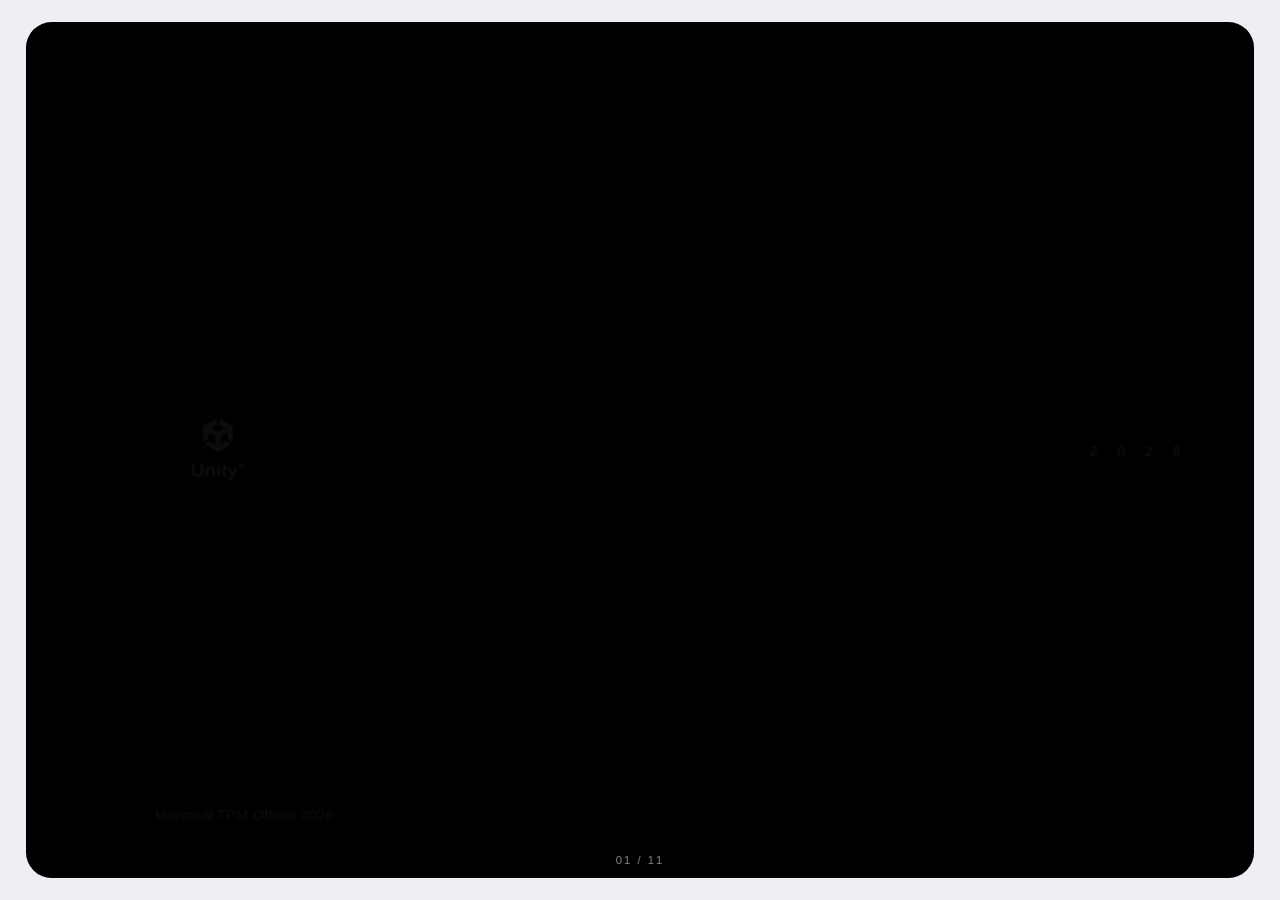
<file: index.html>
<!doctype html>
<meta charset="utf-8">
<meta http-equiv="refresh" content="0; url=presentation.html">
<title>Automated Testing in Games</title>
<a href="presentation.html">Open the presentation →</a>
</file>
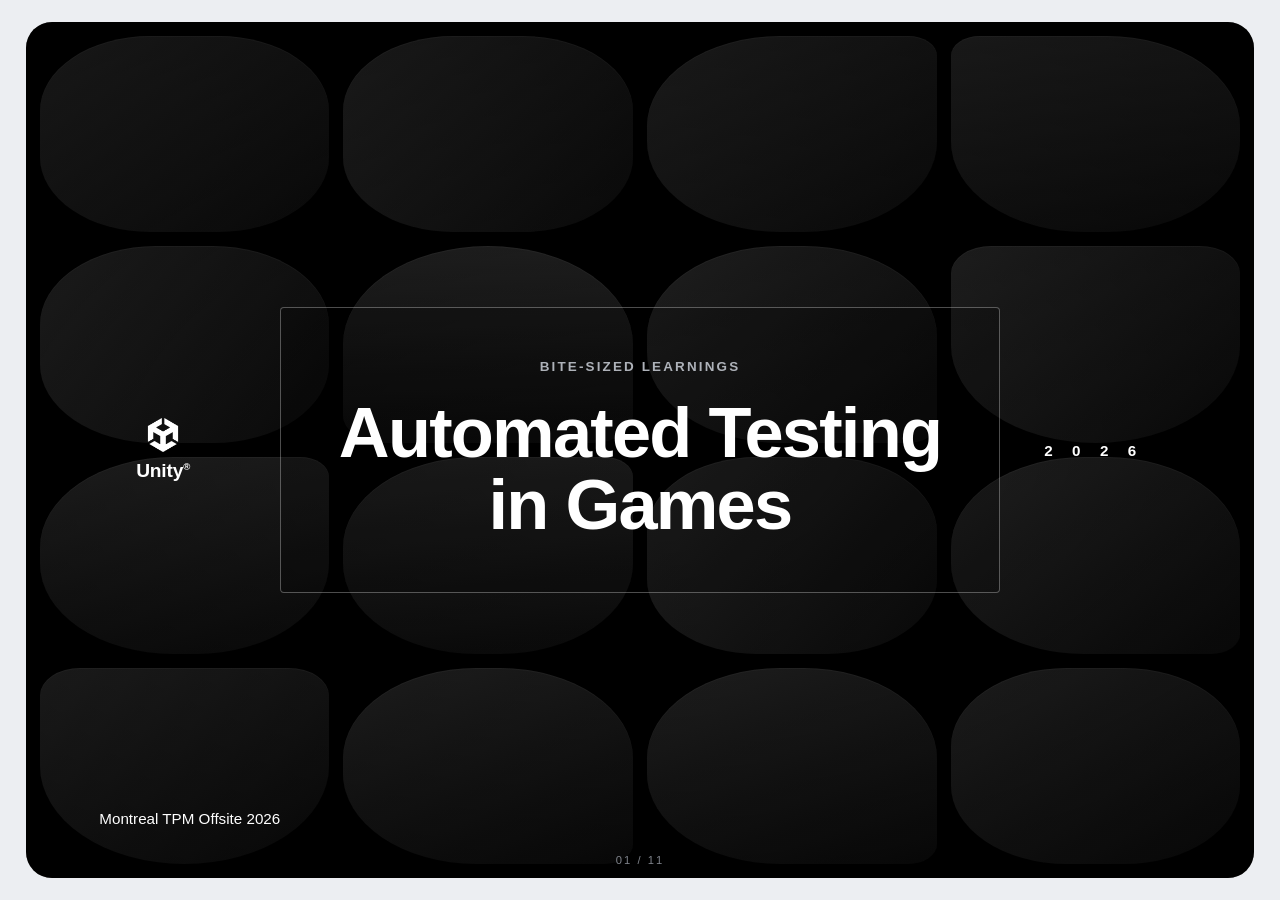
<file: presentation.html>
<!DOCTYPE html>
<html lang="en">
<head>
<meta charset="UTF-8">
<meta name="viewport" content="width=device-width, initial-scale=1.0">
<title>Automated Testing in Games — Montreal TPM Offsite 2026</title>
<link rel="stylesheet" href="styles.css">
</head>
<body>
<div class="stage" id="stage" data-mode="cover">

  <div class="bg" id="bg"></div>
  <div class="bg-veil"></div>

  <div class="frame-head">
    <img class="logo" src="unity-logo.png" alt="Unity">
    <span class="ev">Montreal TPM Offsite 2026</span>
  </div>
  <div class="frame-foot">Unity<sup>®</sup></div>
  <div class="pager" id="pager">01 / 13</div>

  <div class="deck" id="deck">

    <!--COVER -->
    <section class="slide cover" data-type="cover">
      <div class="cover-logo">
        <img class="logo" style="width:34px;height:34px" src="unity-logo.png" alt="Unity">
        <span class="wm">Unity<sup>®</sup></span>
      </div>
      <div class="cover-frame">
        <div class="r d1 eyebrow" style="text-align:center"> bite-sized learnings</div>
        <h1 class="r d2">Automated Testing<br>in Games</h1>
      </div>
      <div class="year">2 0 2 6</div>
      <div class="cover-ev">Montreal TPM Offsite 2026</div>
    </section>

    <!-- WHY THIS -->
    <section class="slide" data-type="content">
      <div class="r d1 eyebrow">First — <b>why this matters</b></div>
      <h2 class="r d2">Studios trust us inside their code.</h2>
      <p class="r d3 lead" style="margin-top:0;max-width:66ch">USP co-develops features inside studios' games, and verifies engine features in real productions. We're handed other people's codebases and in both, our value rests on one thing: <strong>shipping changes that work, without breaking what already worked.</strong></p>
    </section>

    <!-- THE PAIN -->
    <section class="slide" data-type="content">
      <div class="r d1 eyebrow"><b>The Pain</b></div>
      <div class="cols">
        <div class="stack">
          <h2 class="r d2">It worked when we handed it off.</h2>
          <p class="r d3 lead" style="margin-top:0">Picture a co-dev engagement. We ship a change that looks clean, and everyone moves on.</p>
          <div class="r d4 note">The fear isn't the feature we shipped. It's the <strong>regression</strong>: the existing system that quietly broke, in a corner nobody replayed.</div>
        </div>
        <div class="stack">
          <div class="r d3 box hi">
            <div class="h">The scenario</div>
            <div class="p">Embedded in a studio's codebase, we ship what looks like a clean change. The only safety net that it didn't break anything is <strong>replaying it by hand.</strong></div>
          </div>
          <div class="r d4 box hi">
            <div class="h">The regression</div>
            <div class="p">Days before the studio's milestone, they hit it: our change quietly broke an existing system. <strong>It worked when we left it.</strong></div>
          </div>
          <div class="r d5 box">
            <div class="h">The real cost</div>
            <div class="p">Found late, on their timeline, with our name on it.</div>
          </div>
        </div>
      </div>
    </section>

    <!-- THE PROBLEM -->
    <section class="slide" data-type="content">
      <div class="r d1 eyebrow"><b>The Problem</b></div>
      <div class="cols">
        <div class="stack">
          <h2 class="r d2">The regression surface only grows</h2>
          <ul class="arr">
            <li class="r d3"><div>Every feature we add to a project is <strong>one more thing that can silently break</strong> ,  and it stays breakable for the rest of the engagement.</div></li>
            <li class="r d4"><div>Re-checking it all <strong>by hand, every change</strong>, scales linearly: more surface → more hours → more chances to miss something.</div></li>
            <li class="r d5"><div>The bottleneck lands on the <strong>milestone</strong>, exactly when no one can afford to slip.</div></li>
          </ul>
        </div>
        <div class="r d3">
          <div class="wall" id="wall"></div>
          <div class="legend"><span>Each block = something that must be re-verified by hand, every time the project changes →</span></div>
        </div>
      </div>
    </section>

    <!-- THE SOLUTION -->
    <section class="slide" data-type="content" style="align-items:center;text-align:center">
      <div class="r d1 eyebrow"><b>The Solution</b></div>
      <h1 class="r d2" style="font-size:clamp(2.1rem,4.8vw,3.8rem)">It's just code that tests your code.</h1>
      <p class="r d3 lead" style="margin-left:auto;margin-right:auto"><strong>Bots</strong> that run thousands of checks in <strong>milliseconds</strong>, automatically, every time someone pushes a change.</p>
      <div class="r d4" style="display:flex;gap:.6rem;margin-top:1.8rem;flex-wrap:wrap;justify-content:center">
        <span class="chip">No human in the loop</span>
        <span class="chip">Runs on every change</span>
        <span class="chip">Same checks, every release, forever</span>
      </div>
    </section>

    <!-- THE SCOPE -->
    <section class="slide" data-type="content">
      <div class="r d1 eyebrow"><b>The Scope</b></div>
      <h2 class="r d2">Here's the thing: we often don't even have QA.</h2>
      <p class="r d3 lead" style="margin-top:0;max-width:70ch">Co-dev rarely comes with a dedicated QA team. When we lean on the studio's, they're stretched across their whole game, and our changes wait in the queue.</p>
      <div class="two" style="margin-top:1.1rem">
        <div class="r d4 box hi">
          <div class="h">So the bots are the safety net: always on, nobody to ask</div>
          <span class="chip">Does it still build?</span>
          <span class="chip">Does the feature still return the right result?</span>
          <span class="chip">Did our change break an existing system?</span>
          <span class="chip">Does the scene still load?</span>
        </div>
        <div class="r d4 box hi">
          <div class="h">Humans still do the judgment</div>
          <span class="chip">Is this the right approach for their architecture?</span>
          <span class="chip">Does the integration <em>fit</em> the studio?</span>
          <span class="chip">Is the design sound?</span>
          <span class="chip">Is the studio happy?</span>
        </div>
      </div>
      <div class="r d5 note">So automation isn't replacing testers we don't have, it's the systematic check that runs on <strong>every change.</div>
    </section>

    <!-- THE TOOLBOX -->
    <section class="slide" data-type="content">
      <div class="r d1 eyebrow"><b>The Toolbox</b> · the kinds of tests, in Unity terms</div>
      <h2 class="r d2" style="margin-bottom:1.1rem">Three layers, from fast to real</h2>
      <div class="cols">
        <div class="r d2">
          <div class="pyr">
            <div class="tier t1 r d3">End-to-end <span class="sub">a few · complex user journeys · slowest</span></div>
            <div class="tier t2 r d4">Integration · Play Mode <span class="sub">dozens · loads a scene, simulates frames</span></div>
            <div class="tier t3 r d5">Unit · Edit Mode <span class="sub">hundreds · pure logic, no game running · fastest</span></div>
          </div>
          <div class="r d5 legend" style="justify-content:center"><span>↑ more realistic &amp; slower &nbsp;·&nbsp; ↓ faster &amp; cheaper, run far more</span></div>
          <div class="r d5 note" style="margin-top:1.1rem">Rule of thumb: <strong>many</strong> unit, <strong>fewer</strong> integration, <strong>a few</strong> end-to-end. Start with a <em>smoke test</em> — the simplest E2E: does it boot.</div>
        </div>
        <div class="stack">
          <div class="r d3 box hi">
            <div class="h">Unit · Edit Mode</div>
            <div class="p">Checks one piece of logic on its own:  no scene, no game running. Milliseconds each, so you run hundreds.</div>
            <div class="ex">damageFor(lvl:10, crit:true) == 250 <span class="ok">✓ 2 ms</span> <span class="c">// just the math</span></div>
          </div>
          <div class="r d4 box hi">
            <div class="h">Integration · Play Mode</div>
            <div class="p">Loads a real scene and simulates frames: checks the pieces work <em>together.</em></div>
            <div class="ex">load Level → simulate jump →<br><span class="ok">assert</span> player lands, HUD updates</div>
          </div>
          <div class="r d5 box hi">
            <div class="h">End-to-end (E2E)</div>
            <div class="p">Drives a <em>complex user journey</em> through the running game — many systems at once, like a real player.</div>
            <div class="ex">launch → play → save → reload → resume <span class="no">✗</span> <span class="c">// broke</span></div>
          </div>
        </div>
      </div>
    </section>

    <!-- PERFORMANCE & MEMORY -->
    <section class="slide" data-type="content">
      <div class="r d1 eyebrow">And the one we live in — <b>Performance &amp; memory</b></div>
      <div class="cols">
        <div class="stack">
          <h2 class="r d2" style="margin-bottom:1rem">A slowdown should fail the build, like any bug.</h2>
          <p class="r d3 lead" style="margin-top:0">We spend our days profiling and optimizing,  but the gains quietly erode. The next change adds a few milliseconds; by the next milestone the win is gone.</p>
          <div class="r d4 ex">measure("Town") → avgFrame ≤ 16.6 ms <span class="c">// else fail CI</span></div>
          <div class="r d5 note">Set budgets, frame time, memory, draw calls, and let CI check every change. It turns optimization from a recurring firefight into a <strong>ratchet that only moves one way.</strong></div>
        </div>
        <div class="stack">
          <div class="r d3 perf">
            <div class="row head"><div>Metric</div><div class="b">Budget</div><div class="v">This change</div></div>
            <div class="row fail"><div class="m">Frame time (avg)</div><div class="b">≤ 16.6 ms</div><div class="v">19.2 ms ✗</div></div>
            <div class="row"><div class="m">Memory</div><div class="b">≤ 600 MB</div><div class="v">540 MB ✓</div></div>
            <div class="row"><div class="m">Draw calls</div><div class="b">≤ 1,500</div><div class="v">1,210 ✓</div></div>
          </div>
          <div class="r d4 note">One change pushed frame time over budget, flagged on the PR automatically, before it ever merged.</div>
        </div>
      </div>
    </section>

    <!-- CI PIPELINE -->
    <section class="slide" data-type="content">
      <div class="r d1 eyebrow">What “you know in 5 minutes” looks like</div>
      <h2 class="r d2">Continuous Integration, in one picture</h2>
      <div class="pipe">
        <div class="node"><span class="t">Dev commits</span><span class="s">hits “save”</span></div>
        <span class="arrow">→</span>
        <div class="node"><span class="t">✓ Edit Mode</span><span class="s">logic · seconds</span></div>
        <span class="arrow">→</span>
        <div class="node"><span class="t">✓ Play Mode</span><span class="s">scene works</span></div>
        <span class="arrow">→</span>
        <div class="node fail"><span class="t">✗ Device smoke</span><span class="s">crash on target</span></div>
        <span class="arrow">→</span>
        <div class="node"><span class="t">🔔 Dev pinged</span><span class="s">~5 min later</span></div>
      </div>
      <div class="r d4" style="display:flex;gap:.8rem;margin-top:1.8rem;flex-wrap:wrap">
        <span class="chip" style="background:#fff;color:#000;border-color:#fff;font-weight:700">Caught here = minutes to fix, dev still has the context</span>
        <span class="chip">Caught at the milestone = days + a context-switch back</span>
      </div>
      <div class="r d5 note">That handoff regression? Caught here, in ~5 minutes, by a bot, before it ever reached the studio.</div>
    </section>

    <!-- RECAP -->
    <section class="slide" data-type="content">
      <div class="r d1 eyebrow"><b>Recap</b></div>
      <h2 class="r d2">The five-second version</h2>
      <ul class="arr" style="max-width:90ch">
        <li class="r d3"><div>Our job is to ship changes that <strong>don't break what already worked.</strong></div></li>
        <li class="r d3"><div>Manual re-checking doesn't scale — <strong>automated tests run on every change</strong>, our safety net even when there's no QA.</div></li>
        <li class="r d4"><div>Layers: fast <strong>unit (Edit Mode)</strong>, some <strong>integration (Play Mode)</strong>, a few <strong>end-to-end</strong> — plus <strong>performance budgets</strong> that fail the build on a regression.</div></li>
        <li class="r d4"><div>The payoff: <strong>predictable milestones, trust with the studio, cost that crosses over.</strong></div></li>
      </ul>
      <div class="r d5 box inv" style="margin-top:1.5rem">
        <div class="p">Start small with <strong>one smoke test.</strong> The whole idea: <strong>predictable work now, instead of firefighting later.</strong></div>
      </div>
    </section>

    <!-- 13 · CLOSING -->
    <section class="slide closing" data-type="closing">
      <div class="cover-logo">
        <img class="logo" style="width:34px;height:34px" src="unity-logo.png" alt="Unity">
        <span class="wm">Unity<sup>®</sup></span>
      </div>
      <div style="position:relative;z-index:5">
        <h1 class="r d2 quote">Thank you</h1>
      </div>
      <div class="year">2 0 2 6</div>
      <div class="names"><span style="font-weight:700">Jerry Medeiros</span><span style="color:#aeb2b9">Senior Engineering Manager</span></div>
    </section>

  </div>
</div>


<script src="app.js"></script>
</body>
</html>
</file>
<file: styles.css>
:root{
  --page:#eceef2;            /* light border around the panel */
  --panel:#000;              /* the slide */
  --ink:#fff;
  --muted:#aeb2b9;
  --muted2:#7f838b;
  --line:rgba(255,255,255,.16);
  --line2:rgba(255,255,255,.30);
  --fill:rgba(255,255,255,.04);
  --font:'Inter','Helvetica Neue',Helvetica,Arial,system-ui,-apple-system,sans-serif;
  --mono:'SF Mono',ui-monospace,Menlo,Consolas,monospace;
}
*{margin:0;padding:0;box-sizing:border-box}
html,body{height:100%}
body{background:var(--page);font-family:var(--font);overflow:hidden;-webkit-font-smoothing:antialiased}
body.hideaids .timer,body.hideaids .pager,body.hideaids .hint{display:none!important}

/* the black panel */
.stage{position:fixed;top:2.4vh;bottom:2.4vh;left:2vw;right:2vw;background:var(--panel);border-radius:26px;overflow:hidden;color:var(--ink)}

/* decorative squircle grid (cover / closing) */
.bg{position:absolute;inset:0;display:none;grid-template-columns:repeat(4,1fr);grid-auto-rows:1fr;gap:14px;padding:14px}
.stage[data-mode="cover"] .bg,.stage[data-mode="closing"] .bg{display:grid}
.bg .tile{background:linear-gradient(155deg,#262626,#0d0d0d);box-shadow:inset 0 1px 0 rgba(255,255,255,.05)}
.bg-veil{position:absolute;inset:0;display:none;background:radial-gradient(120% 90% at 50% 50%,rgba(0,0,0,.15),rgba(0,0,0,.55))}
.stage[data-mode="cover"] .bg-veil,.stage[data-mode="closing"] .bg-veil{display:block}

/* ---------- deck mechanics ---------- */
.deck{position:absolute;inset:0}
.slide{position:absolute;inset:0;display:flex;flex-direction:column;justify-content:center;padding:10.5% 6% 9%;opacity:0;transform:translateX(70px) scale(.985);pointer-events:none;transition:opacity .5s ease,transform .62s cubic-bezier(.16,1,.3,1)}
.slide.active{opacity:1;transform:none;pointer-events:auto}
.slide.past{transform:translateX(-70px) scale(.985)}
.slide.cover,.slide.closing{padding:0;align-items:center;justify-content:center;text-align:center}
/* .r elements are hidden during their entrance by each animation's backwards-fill (both),
   not a permanent opacity:0 — so if an animation is ever skipped, content still shows. */
.slide.active .d1{animation:rise .5s .04s both}
.slide.active .d2{animation:rise .5s .14s both}
.slide.active .d3{animation:rise .5s .26s both}
.slide.active .d4{animation:rise .5s .38s both}
.slide.active .d5{animation:rise .5s .50s both}
@keyframes rise{from{opacity:0;transform:translateY(18px);filter:blur(6px)}to{opacity:1;transform:none;filter:blur(0)}}

/* ----- motion / swizzle ----- */
/* eyebrow accent line draws in */
@keyframes lineGrow{from{width:0;opacity:0}to{width:46px;opacity:1}}
.slide.active .eyebrow::after{animation:lineGrow .7s .32s both}
/* CI pipeline builds left-to-right */
.slide.active .pipe > *{animation:rise .5s both}
.slide.active .pipe > *:nth-child(1){animation-delay:.20s}
.slide.active .pipe > *:nth-child(2){animation-delay:.30s}
.slide.active .pipe > *:nth-child(3){animation-delay:.40s}
.slide.active .pipe > *:nth-child(4){animation-delay:.50s}
.slide.active .pipe > *:nth-child(5){animation-delay:.60s}
.slide.active .pipe > *:nth-child(6){animation-delay:.70s}
.slide.active .pipe > *:nth-child(7){animation-delay:.80s}
.slide.active .pipe > *:nth-child(8){animation-delay:.90s}
.slide.active .pipe > *:nth-child(9){animation-delay:1.0s}
/* the failing node gives one quiet pulse to draw the eye */
.slide.active .node.fail{animation:rise .5s .6s both, failPulse 1.6s 1.4s ease-in-out}
@keyframes failPulse{0%,100%{box-shadow:0 0 0 0 rgba(255,255,255,0)}50%{box-shadow:0 0 0 6px rgba(255,255,255,.16)}}
/* cover/closing: frame scales in, background gently breathes, tiles fade up */
@keyframes frameIn{from{transform:scale(.95)}to{transform:none}}
.slide.cover.active .cover-frame{animation:frameIn .9s .05s both}
@keyframes breathe{0%,100%{transform:scale(1)}50%{transform:scale(1.018)}}
.stage[data-mode="cover"] .bg,.stage[data-mode="closing"] .bg{animation:breathe 22s ease-in-out infinite}
@keyframes tileIn{from{opacity:0;transform:scale(.92)}to{opacity:1;transform:none}}
.stage[data-mode="cover"] .tile,.stage[data-mode="closing"] .tile{animation:tileIn .8s both}
/* respect reduced-motion */
@media (prefers-reduced-motion:reduce){
  *{animation-duration:.001ms!important;animation-delay:0s!important;animation-iteration-count:1!important}
  .slide{transition:opacity .25s ease!important}
  .slide,.slide.past{transform:none!important}
}

/* ---------- typography ---------- */
.eyebrow{font-size:.84rem;font-weight:700;letter-spacing:.16em;text-transform:uppercase;color:var(--muted);margin-bottom:1.4rem}
.eyebrow b{color:#fff}
h1{font-size:clamp(2.4rem,5.5vw,4.6rem);line-height:1.02;font-weight:800;letter-spacing:-.025em;color:#fff}
h2{font-size:clamp(2rem,4.1vw,3.2rem);line-height:1.06;font-weight:800;letter-spacing:-.02em;color:#fff;margin-bottom:1.8rem}
.lead{font-size:clamp(1.1rem,1.75vw,1.55rem);color:var(--muted);max-width:62ch;line-height:1.6;margin-top:1.1rem}
strong{color:#fff;font-weight:700}
em{font-style:italic;color:#e7e8ea}
.wht{color:#fff;font-weight:700}

/* ---------- layout ---------- */
.cols{display:grid;grid-template-columns:1fr 1fr;gap:3.2vw;align-items:center}
.stack{display:flex;flex-direction:column;gap:1.1rem}

/* outlined content box (the brand's framed list) */
.box{border:1px solid var(--line);background:var(--fill);border-radius:14px;padding:1.4rem 1.6rem}
.box .h{font-weight:800;font-size:1.24rem;margin-bottom:.55rem;display:flex;align-items:center;gap:.55rem;color:#fff}
.box .p{color:var(--muted);line-height:1.55;font-size:1.08rem}
.box.hi{border-color:var(--line2)}
.box.inv{background:#fff;border-color:#fff}
.box.inv .h,.box.inv .p,.box.inv strong{color:#000}

/* arrow bullets */
ul.arr{list-style:none;display:flex;flex-direction:column;gap:1.25rem}
ul.arr li{display:flex;gap:.9rem;align-items:flex-start;font-size:1.24rem;line-height:1.5;color:#e7e8ea}
ul.arr li::before{content:"→";color:#fff;font-weight:700;flex:none;margin-top:1px}

.chip{display:inline-block;border:1px solid var(--line2);border-radius:6px;padding:.52rem .9rem;font-size:1rem;color:#cccfd4;margin:.45rem .45rem 0 0}
.note{margin-top:1.4rem;color:var(--muted);font-size:1.04rem;border-left:2px solid var(--line2);padding-left:1rem;line-height:1.55}
.ex{font-family:var(--mono);font-size:.94rem;background:rgba(255,255,255,.06);border:1px solid var(--line);border-radius:7px;padding:.65rem .8rem;color:#d8dade;margin-top:.7rem;line-height:1.55}
.ex .ok,.ex .no{color:#fff;font-weight:700} .ex .c{color:var(--muted2)}

/* ---------- frame chrome (content slides) ---------- */
.frame-head,.frame-foot{position:absolute;display:none;align-items:center;z-index:6}
.stage[data-mode="content"] .frame-head,.stage[data-mode="content"] .frame-foot{display:flex}
.frame-head{top:5.4%;left:6.5%;gap:.6rem}
.frame-head .ev{font-size:.86rem;font-weight:700;color:#fff;letter-spacing:.01em}
.frame-foot{bottom:5.4%;right:6.5%;font-weight:800;font-size:1.1rem;color:#fff;letter-spacing:-.01em}
.frame-foot sup{font-size:.5em;font-weight:700;top:-.7em}
.logo{width:24px;height:24px;flex:none;object-fit:contain;display:block;filter:brightness(0) invert(1)}

/* cover / closing chrome */
.cover-logo{position:absolute;left:9%;top:50%;transform:translateY(-50%);display:flex;flex-direction:column;align-items:center;gap:.5rem;z-index:6}
.cover-logo .wm{font-weight:800;font-size:1.2rem;color:#fff;letter-spacing:-.01em}
.cover-logo .wm sup{font-size:.5em;top:-.7em}
.year{position:absolute;right:9%;top:50%;transform:translateY(-50%);font-size:.95rem;letter-spacing:.5em;color:#fff;font-weight:600;z-index:6}
.cover-ev{position:absolute;left:6%;bottom:6%;font-size:.95rem;color:#fff;font-weight:500;z-index:6}
.names{position:absolute;left:6%;bottom:7%;display:flex;flex-direction:column;gap:.9rem;z-index:6}
.names span{font-size:1.05rem;color:#fff}

.cover-frame{border:1px solid var(--line2);border-radius:4px;padding:3.2rem 3.6rem;max-width:74%;position:relative;z-index:5;background:rgba(0,0,0,.18)}

/* ---------- presenter aids ---------- */
.pager{position:absolute;left:50%;bottom:1.4%;transform:translateX(-50%);font-size:.7rem;letter-spacing:.18em;color:var(--muted2);font-variant-numeric:tabular-nums;z-index:7}
.timer{position:fixed;top:.7vh;right:2.2vw;z-index:30;display:flex;align-items:center;gap:.5rem;background:#111;border:1px solid var(--line2);border-radius:6px;padding:.34rem .65rem;font-size:.76rem;color:var(--muted);font-variant-numeric:tabular-nums;cursor:pointer;user-select:none;letter-spacing:.03em}
.timer:hover{border-color:#fff}
.timer b{color:#fff;font-weight:700}
.timer.run b{color:#fff} .timer.over b{color:#fff;text-decoration:underline}
.dot{width:7px;height:7px;border-radius:99px;background:var(--muted2)}
.timer.run .dot{background:#fff;animation:pulse 1.4s infinite}
@keyframes pulse{0%,100%{opacity:1}50%{opacity:.2}}
.hint{position:fixed;bottom:.4vh;left:50%;transform:translateX(-50%);font-size:.64rem;color:#b9bdc4;letter-spacing:.1em;text-transform:uppercase;z-index:30}

/* ---------- bespoke visuals (monochrome) ---------- */
.wall{display:flex;align-items:flex-end;gap:16px;height:235px}
.wall .col{display:flex;flex-direction:column-reverse;gap:5px;align-items:center}
.wall .col span{font-size:.72rem;color:var(--muted);margin-top:.5rem;letter-spacing:.03em}
.person{width:24px;height:13px;border-radius:3px;background:linear-gradient(180deg,#34343a,#15151a)}
.slide.active .person{animation:pop .38s both}
@keyframes pop{from{transform:scaleY(0);opacity:0}to{transform:scaleY(1);opacity:1}}

.legend{display:flex;gap:1.4rem;margin-top:1.1rem;font-size:.98rem;color:var(--muted);flex-wrap:wrap}

.pipe{display:flex;align-items:center;gap:0;flex-wrap:wrap}
.node{border:1px solid var(--line2);background:var(--fill);border-radius:8px;padding:.95rem 1.1rem;display:flex;flex-direction:column;gap:.25rem;min-width:132px}
.node .t{font-weight:700;font-size:1.06rem;color:#fff} .node .s{font-size:.88rem;color:var(--muted)}
.node.fail{background:#fff;border-color:#fff} .node.fail .t,.node.fail .s{color:#000}
.arrow{color:var(--muted2);font-size:1.25rem;padding:0 .4rem}

/* perf budget table */
.perf{width:100%;border:1px solid var(--line2);border-radius:12px;overflow:hidden}
.perf .row{display:grid;grid-template-columns:1.5fr 1fr 1fr;align-items:center}
.perf .row + .row{border-top:1px solid var(--line)}
.perf .row > div{padding:.85rem 1.1rem;font-size:1.05rem;font-variant-numeric:tabular-nums}
.perf .row.head > div{font-size:.76rem;letter-spacing:.08em;text-transform:uppercase;color:var(--muted);font-variant-numeric:normal}
.perf .m{color:#fff;font-weight:600}
.perf .b{color:var(--muted)}
.perf .v{color:#fff;font-weight:600;text-align:right}
.perf .row.fail{background:#fff}
.perf .row.fail .m,.perf .row.fail .b,.perf .row.fail .v{color:#000}

.two{display:grid;grid-template-columns:1fr 1fr;gap:1.6rem}

.pyr{display:flex;flex-direction:column;align-items:center;gap:11px}
.tier{border-radius:8px;padding:1rem 1.1rem;text-align:center;display:flex;flex-direction:column;gap:.12rem;font-weight:800;font-size:1.1rem;letter-spacing:.01em}
.tier .sub{font-size:.82rem;font-weight:600;opacity:.78;letter-spacing:0}
.tier.t1{width:48%;background:transparent;border:1px solid var(--line2);color:#fff}
.tier.t2{width:73%;background:#73767d;color:#fff}
.tier.t3{width:100%;background:#fff;color:#000}

.cta-num{width:46px;height:46px;border-radius:9px;display:grid;place-items:center;font-weight:800;background:#fff;color:#000;font-size:1.3rem;flex:none}
.quote{font-size:clamp(2.4rem,6vw,4.6rem);font-weight:800;line-height:1.04;letter-spacing:-.025em;color:#fff}
</file>
